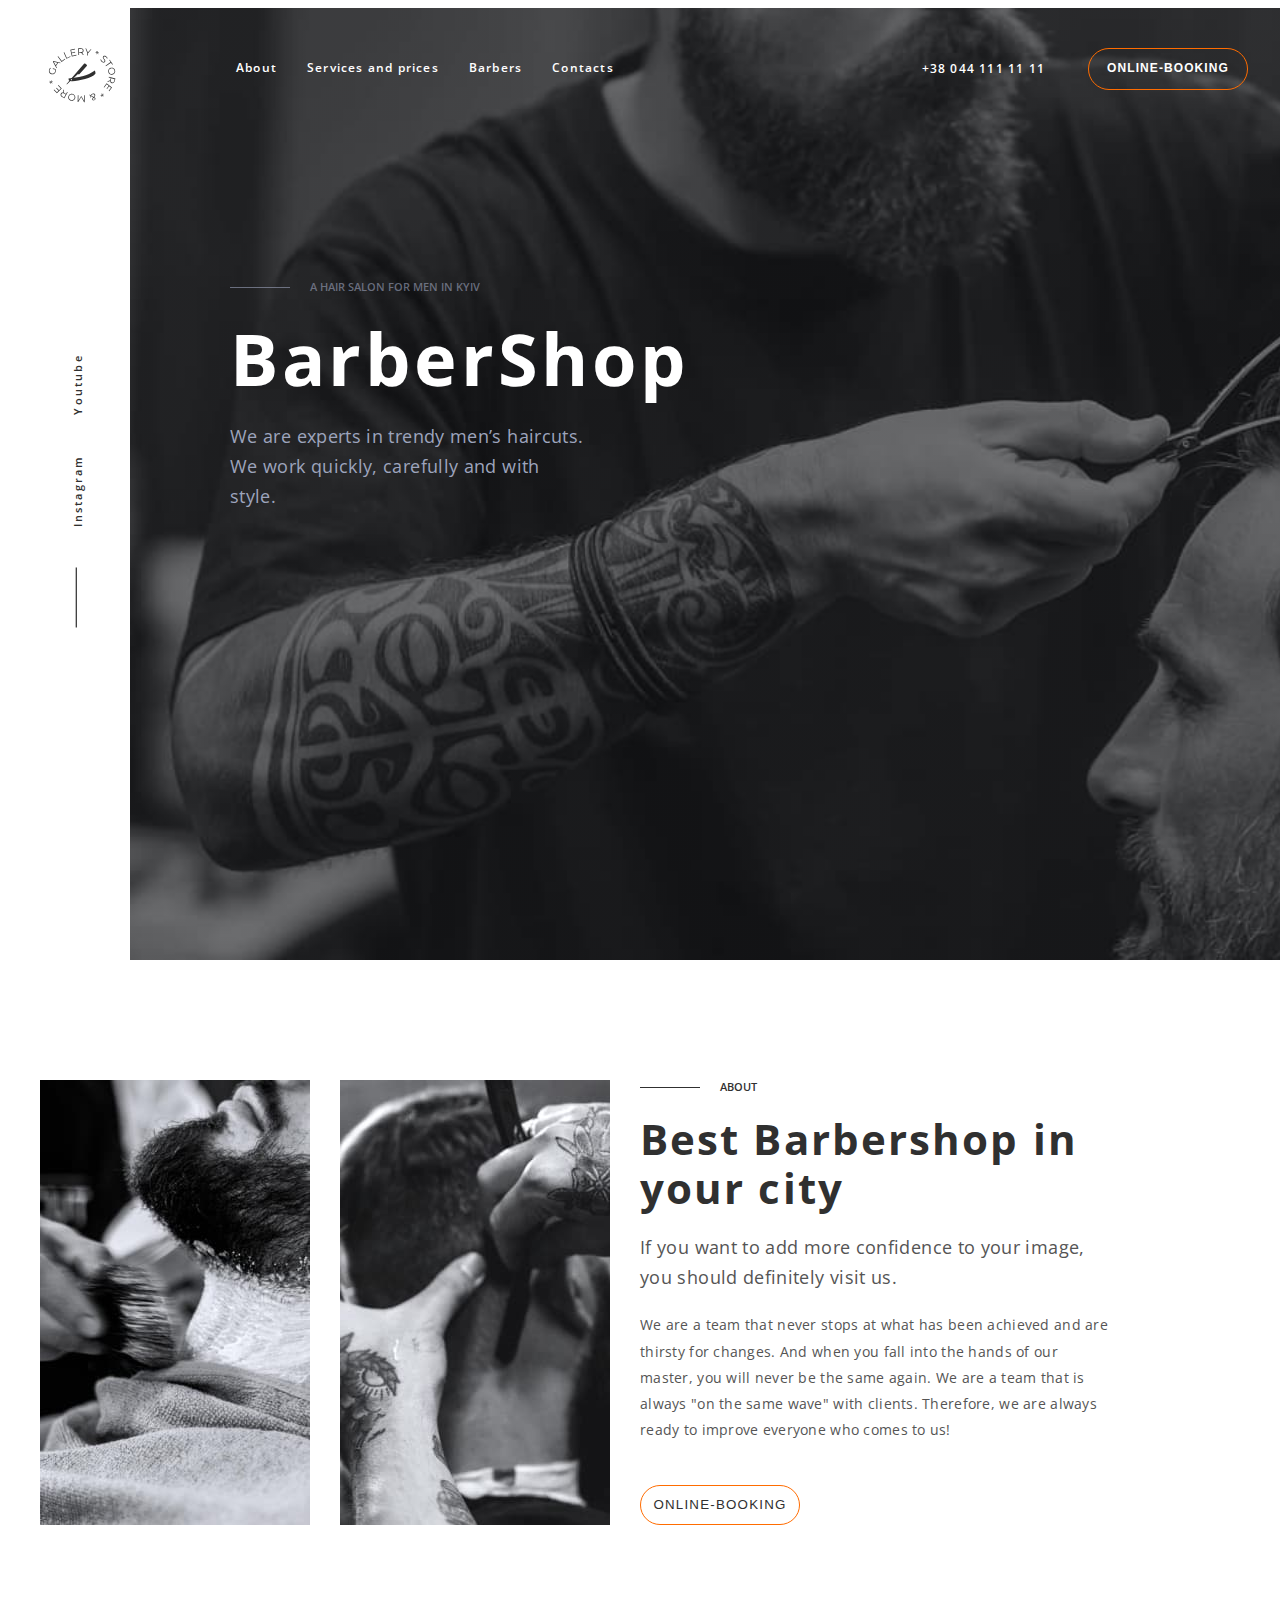
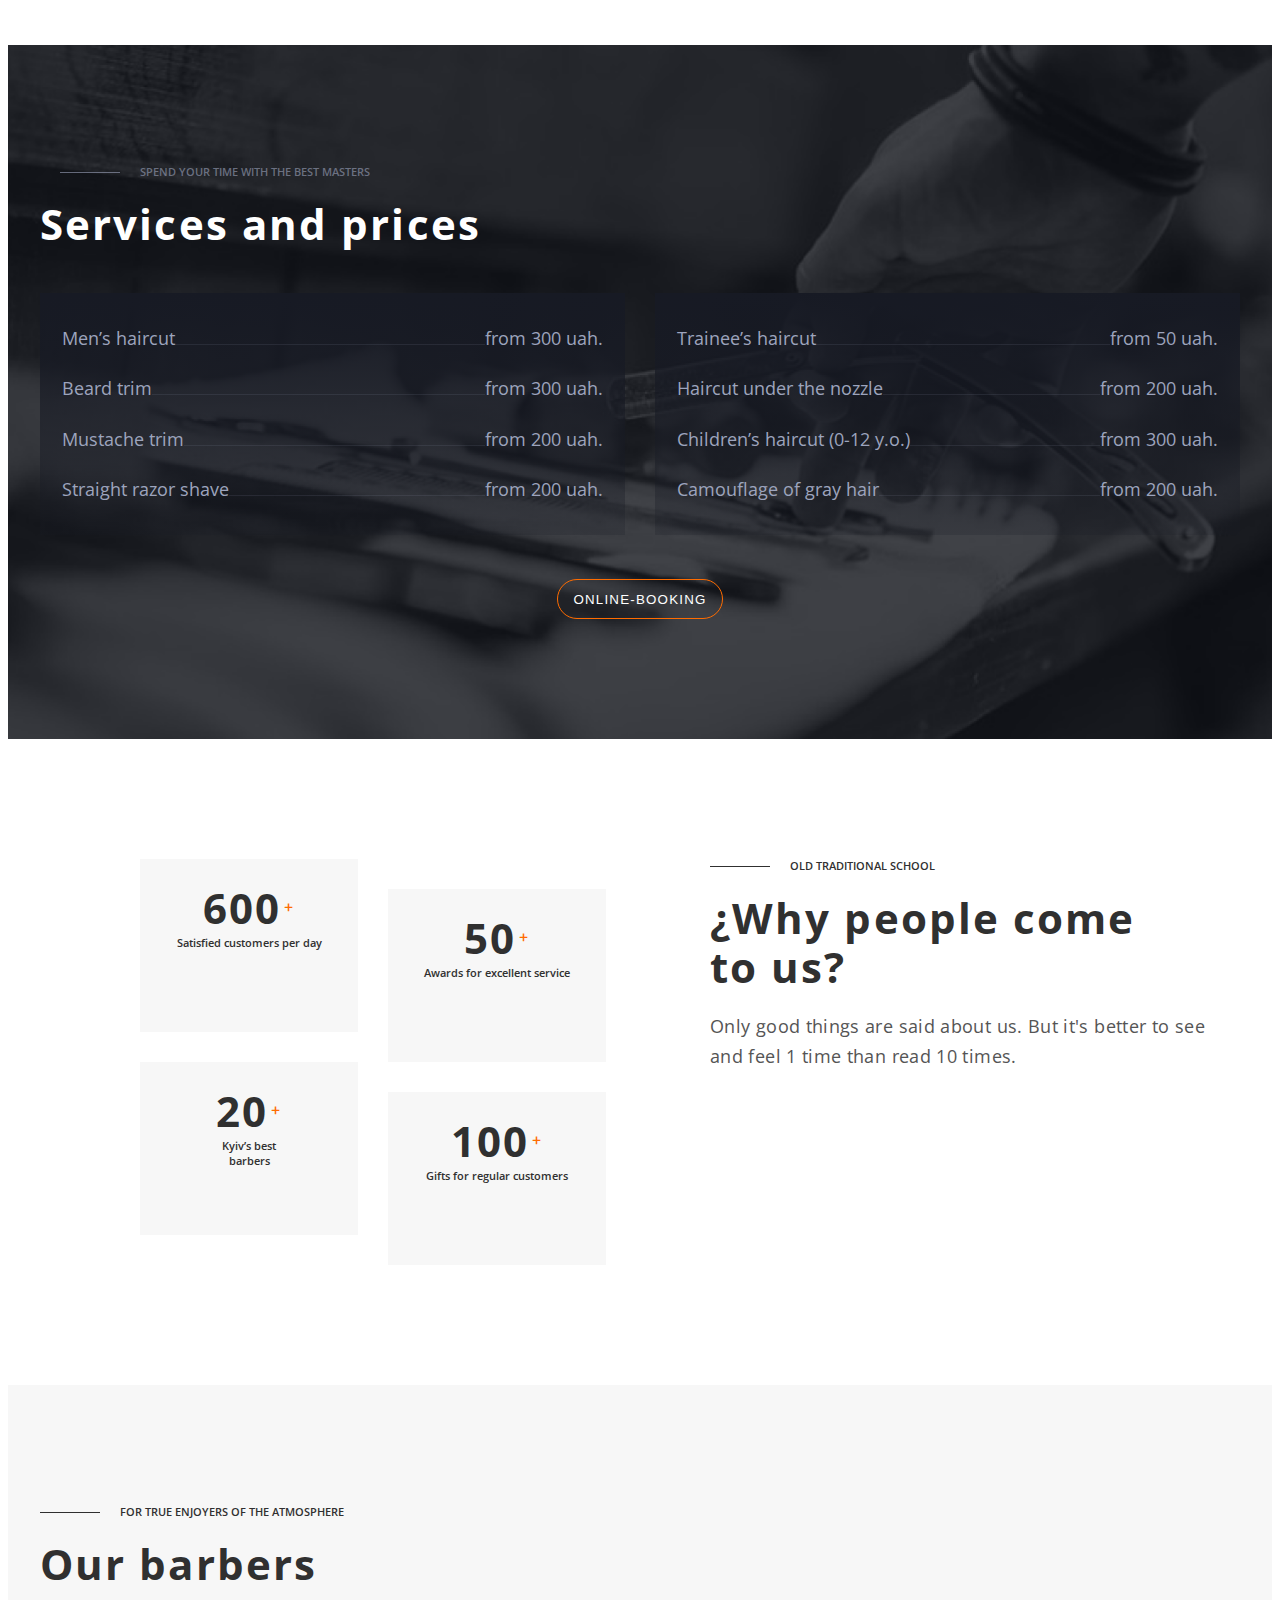
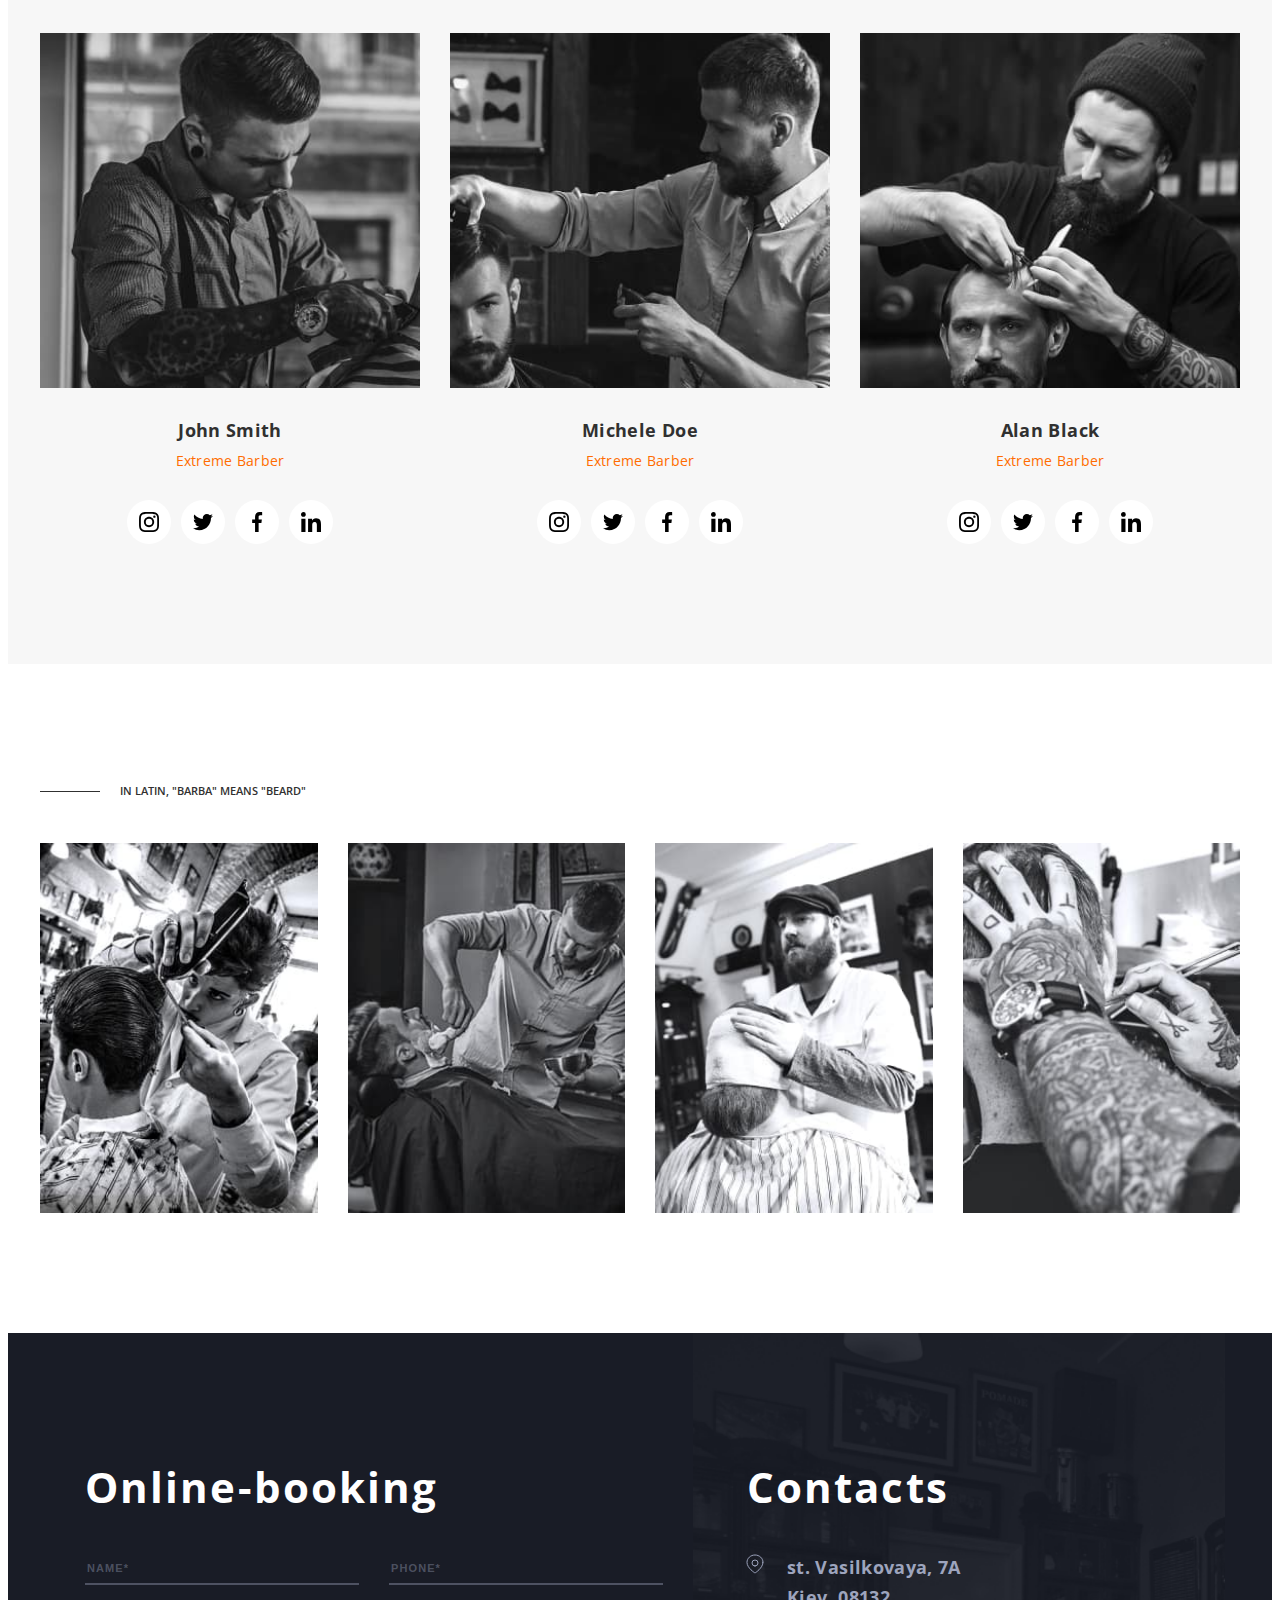
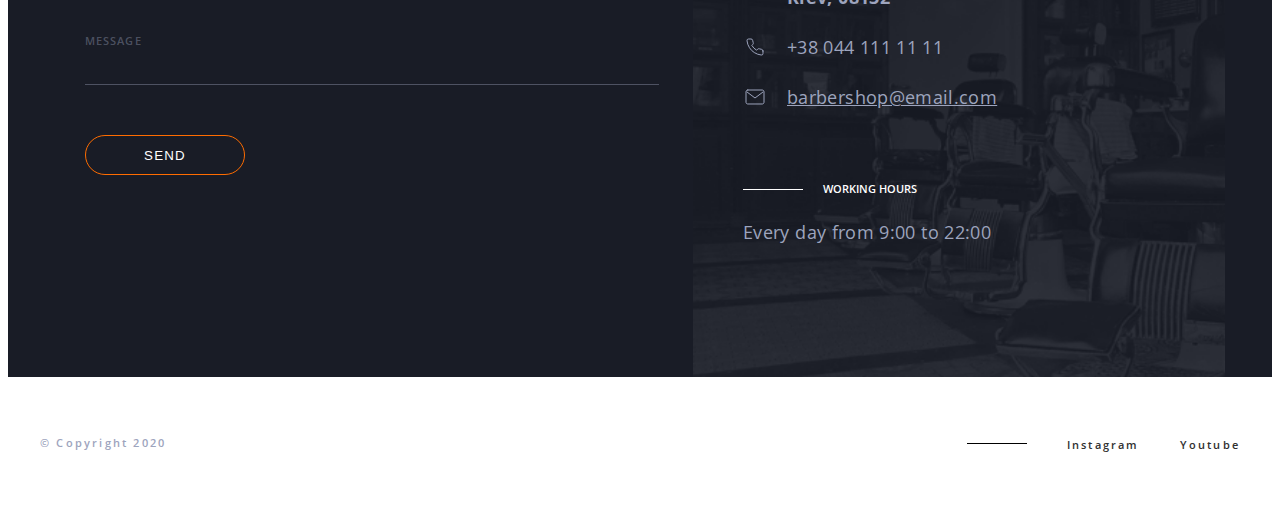
<file: index.html>
<!DOCTYPE html>
<html lang="en">
  <head>
    <meta charset="UTF-8" />
    <meta http-equiv="X-UA-Compatible" content="IE=edge" />
    <meta name="viewport" content="width=device-width, initial-scale=1.0" />
    <title>Document</title>
    <link rel="preconnect" href="https://fonts.googleapis.com" />
    <link rel="preconnect" href="https://fonts.gstatic.com" crossorigin />
    <link
      href="https://fonts.googleapis.com/css2?family=Open+Sans:wght@400;600;700&family=Raleway:wght@700&display=swap"
      rel="stylesheet"
    />
    <link rel="stylesheet" href="https://cdnjs.cloudflare.com/ajax/libs/modern-normalize/1.1.0/modern-normalize.min.css" integrity="sha512-wpPYUAdjBVSE4KJnH1VR1HeZfpl1ub8YT/NKx4PuQ5NmX2tKuGu6U/JRp5y+Y8XG2tV+wKQpNHVUX03MfMFn9Q==" crossorigin="anonymous" referrerpolicy="no-referrer" />
    <link rel="stylesheet" href="./css/main.min.css"/>
  </head>
  <body>
    <header class="header">
      <div class="container">
          <nav class="main-nav">
            <a href="index.html" class="logo-header-link">
              <svg class="logo-header">
                <use href="./images/icomoon/icons.svg#icon-logo-black"></use>
              </svg>
            </a>
            <ul class="header-link">
              <li class="list header-item"><a href="#" class="link nav icon-nav">About</a></li>
              <li class="list header-item">
                <a href="#" class="link nav icon-nav">Services and prices</a>
              </li>
              <li class="list header-item"><a href="#" class="link nav icon-nav">Barbers</a></li>
              <li class="list header-item"><a href="#" class="link nav icon-nav">Contacts</a></li>
            </ul>
             <div class="main-contact">
              <a href="tel:+380441111111" class="link nav icon-nav">+38 044 111 11 11</a>
              <button type="button" class="icon-nav button icon-nav-button">Online-booking</button>
            </div>   
            <button type="button" class="button-open-menu" data-menu-open>
              <svg width="40" height="40">
                <use href="./images/icomoon/icons.svg#icon-menu-open"></use>
              </svg>
            </button>   
          </nav>
          <div class="menu-container is-hidden" data-menu>
            <button type="button" class="button-close-menu" data-menu-close>
              <svg width="40" height="40">
                <use href="./images/icomoon/icons.svg#icon-menu-close"></use>
              </svg>
            </button>  
            <ul class="menu-container-list">
              <li class="list menu-container-item"><a href="#about" class="link nav menu-container-link">About</a></li>
              <li class="list menu-container-item">
                <a href="#services" class="link nav menu-container-link">Services and prices</a>
              </li>
              <li class="list menu-container-item"><a href="#barbers-menu" class="link nav menu-container-link">Barbers</a></li>
              <li class="list menu-container-item"><a href="#contacts-menu" class="link nav menu-container-link">Contacts</a></li>
            </ul>
             <div class="menu-container-contact">
              <a href="tel:+380441111111" class="link nav menu-container-link">+38 044 111 11 11</a>
              <button type="button" class="button btn-secondary button-menu-header">Online-booking</button>
            </div>  
            <ul class="menu-networks">
              <li class="list menu-social-networks-item"><a href="#" class="link menu-social-networks-link">Instagram</a></li>
              <li class="list menu-social-networks-item"><a href="#" class="link  menu-social-networks-link">Youtube</a></li>
            </ul> 
          </div>

        </div>
    </header>
    <main>
      <section class="hero">
        <div class="container">
          <div class="hero-content">
            <p class="hero-top-text top-text">A hair salon for men in Kyiv</p>
            <h1 class="hero-title">BarberShop</h1>
            <p class="hero-bottom-text">
              We are experts in trendy men’s haircuts. We work quickly, carefully
              and with style.
            </p>
          </div>
          </div>
          <div class="container">
            <ul class="networks">
              <li class="list social-networks-list"><a href="#" class="link social-networks-link">Instagram</a></li>
              <li class="list social-networks-list"><a href="#" class="link  social-networks-link">Youtube</a></li>
            </ul>
          </div>
        </section>
        <section class="about" id="about">
          <div class="container about-list">
          <ul class="about-list-image">
          <li class="list about-item-img">
            <picture>
              <source 
                srcset="./images/img1-desktop.jpg 1x, 
                ./images/img1-desktop-2x.jpg 2x"
                media="(min-width: 1200px)">
                <source 
                srcset="./images/img1-tablet.jpg 1x, 
                ./images/img1-tablet-2x.jpg 2x"
                media="(min-width: 768px)">
                <img src="./images/img1-desktop.jpg" alt="Beard" /> 
            </picture>
          </li>
          <li class="list about-item-img">
            <picture>
              <source 
                srcset="./images/img2-desktop.jpg 1x, 
                ./images/img2-desktop-2x.jpg 2x"
                media="(min-width: 1200px)">
                <source 
                srcset="./images/img2-tablet.jpg 1x, 
                ./images/img2-tablet-2x.jpg 2x"
                media="(min-width: 768px)">
              <img src="./images/img2-desktop.jpg" alt="Hair"/>
            </picture>
          </li>
        </ul>
          <div>
            <p class="about-text-top top-text">About</p>
            <h2 class="about-title">Best Barbershop in your city</h2>
            <p class="about-text-bottom">
              If you want to add more confidence to your image, you should
              definitely visit us.
            </p>
            <p class="about-text-secondary">
              We are a team that never stops at what has been achieved and are
              thirsty for changes. And when you fall into the hands of our master,
              you will never be the same again. We are a team that is always "on the
              same wave" with clients. Therefore, we are always ready to improve
              everyone who comes to us!
            </p>
            <button type="button" class="button btn-secondary">Online-booking</button>
          </div>
        </div>
      </section>
      <section class="elements elements-bg" id="services">
        <div class="container">
          <p class="elements-top-text top-text">Spend your time with the best masters</p>
          <h2 class="elements-title">Services and prices</h2>
          <div class="main-list-prices">
            <ul class="box-services-prices">
              <li class="list list-services-prices">
                <p class="elements-bottom-text">Men’s haircut</p>
                <p class="elements-bottom-text element-bottom-item">from 300 uah.</p>
              </li>
              <li class="list list-services-prices">
                <p class="elements-bottom-text">Beard trim</p>
                <p class="elements-bottom-text element-bottom-item">from 300 uah.</p>
              </li>
              <li class="list list-services-prices">
                <p class="elements-bottom-text">Mustache trim</p>
                <p class="elements-bottom-text element-bottom-item">from 200 uah.</p>
              </li>
              <li class="list list-services-prices">
                <p class="elements-bottom-text">Straight razor shave</p>
                <p class="elements-bottom-text element-bottom-item">from 200 uah.</p>
              </li>
            </ul>
            <ul class="box-services-prices">
              <li class="list-services-prices">
                <p class="elements-bottom-text">Trainee’s haircut</p>
                <p class="elements-bottom-text element-bottom-item">from 50 uah.</p>
              </li>
              <li class="list-services-prices">
                <p class="elements-bottom-text">Haircut under the nozzle</p>
                <p class="elements-bottom-text element-bottom-item">from 200 uah.</p>
              </li>
              <li class="list-services-prices">
                <p class="elements-bottom-text">Children’s haircut (0-12 y.o.)</p>
                <p class="elements-bottom-text element-bottom-item">from 300 uah.</p>
              </li>
              <li class="list-services-prices">
                <p class="elements-bottom-text">Camouflage of gray hair</p>
                <p class="elements-bottom-text element-bottom-item">from 200 uah.</p>
              </li>
            </ul>
            <ul class="mobile-services-prices">
              <li class="list mobile-services-prices-item">
                <p class="mobile-elements-bottom-text">Men’s haircut</p>
                <p class="mobile-elements-bottom-text element-bottom-item">from 300 uah.</p>
              </li>
              <li class="list mobile-services-prices-item">
                <p class="mobile-elements-bottom-text">Beard trim</p>
                <p class="mobile-elements-bottom-text element-bottom-item">from 300 uah.</p>
              </li>
              <li class="list mobile-services-prices-item">
                <p class="mobile-elements-bottom-text">Mustache trim</p>
                <p class="mobile-elements-bottom-text element-bottom-item">from 200 uah.</p>
              </li>
              <li class="list mobile-services-prices-item">
                <p class="mobile-elements-bottom-text">Straight razor shave</p>
                <p class="mobile-elements-bottom-text element-bottom-item">from 200 uah.</p>
              </li>
              <li class="mobile-services-prices-item">
                <p class="mobile-elements-bottom-text">Trainee’s haircut</p>
                <p class="mobile-elements-bottom-text element-bottom-item">from 50 uah.</p>
              </li>
              <li class="mobile-services-prices-item">
                <p class="mobile-elements-bottom-text">Haircut under the nozzle</p>
                <p class="mobile-elements-bottom-text element-bottom-item">from 200 uah.</p>
              </li>
              <li class="mobile-services-prices-item">
                <p class="mobile-elements-bottom-text">Children’s haircut (0-12 y.o.)</p>
                <p class="mobile-elements-bottom-text element-bottom-item">from 300 uah.</p>
              </li>
              <li class="mobile-services-prices-item">
                <p class="mobile-elements-bottom-text">Camouflage of gray hair</p>
                <p class="mobile-elements-bottom-text element-bottom-item">from 200 uah.</p>
              </li>
            </ul>
          </div>
          <button type="button" class="button button-services">Online-booking</button>
        </div>
      </section>
      <section class="features">
        <div class="container features-main">
          <ul class="main-numbers-box">
            <li class="list numbers-box">
              <span class="numbers">600<sup class="features-sup">&#43;</sup></span>
              <p class="numbers-text">Satisfied customers per day</p>
            </li>
            <li class="list numbers-box">
              <span class="numbers">50<sup class="features-sup">&#43;</sup></span>
              <p class="numbers-text">Awards for excellent service</p>
            </li>
            <li class="list numbers-box">
              <span class="numbers">20<sup class="features-sup">&#43;</sup></span>
              <p class="numbers-text">Kyiv’s best <br>
                barbers</p>
            </li>
            <li class="list numbers-box">
              <span class="numbers">100<sup class="features-sup">&#43;</sup></span>
              <p class="numbers-text">Gifts for regular customers</p>
            </li>
          </ul>
         <div class="features-box">
            <p class="features-top-text top-text">Old traditional school</p>
            <h2 class="features-title">¿Why people come to us?</h2>
            <p class="features-bottom-text">
              Only good things are said about us. But it's better to see and feel 1
              time than read 10 times.
            </p>
         </div>
        </div>
      </section>
      <section class="barbers" id="barbers-menu">
       <div class="container">
          <p class="barbers-text top-text">For true enjoyers of the atmosphere</p>
          <h2 class="barbers-title">Our barbers</h2>
          <ul class="barbers-list">
            <li class="list barbers-item">
              <picture>
                <source 
                srcset="./images/barber1-desktop.jpg 1x, 
                ./images/barber1-desktop-2x.jpg 2x"
                media="(min-width: 1200px)">
                <source 
                srcset="./images/barber1-tablet.jpg 1x, 
                ./images/barber1-tablet-2x.jpg 2x"
                media="(min-width: 768px)">
                <source 
                srcset="./images/barber1-mobile.jpg 1x, 
                ./images/barber1-mobile-2x.jpg 2x"
                media="(max-width: 767px)">
                <img src="./images/barber1-desktop.jpg" width="450" alt="barber-1" />
              </picture>
              <h3 class="barbers-name">John Smith</h3>
              <p class="barbers-position">Extreme Barber</p>
              <ul class="icon-networks-main">
                <li  class="list icon-networks-list"><a class="icon-networks-link" href="#">
                  <svg class="icon-networks" width="20" height="20">
                    <use href="./images/icomoon/icons.svg#icon-instagram"></use>
                  </svg>
                </a> 
              </li>
                <li class="list icon-networks-list"><a class="icon-networks-link" href="#">
                  <svg class="icon-networks" width="20" height="20">
                    <use href="./images/icomoon/icons.svg#icon-twitter"></use>
                  </svg>
                </a></li>
                <li class="list icon-networks-list"><a class="icon-networks-link" href="#" >
                  <svg class="icon-networks" width="20" height="20">
                    <use href="./images/icomoon/icons.svg#icon-facebook"></use>
                  </svg>
                </a></li>
                <li class="list icon-networks-list"><a class="icon-networks-link" href="#">
                  <svg class="icon-networks" width="20" height="20">
                    <use href="./images/icomoon/icons.svg#icon-linkedin">
                    </use>
                  </svg>
                </a>
              </li>
              </ul>
            </li>
            <li class="list barbers-item">
              <picture>
                <source 
                srcset="./images/barber2-desktop.jpg 1x, 
                ./images/barber2-desktop-2x.jpg 2x"
                media="(min-width: 1200px)">
                <source 
                srcset="./images/barber2-tablet.jpg 1x, 
                ./images/barber2-tablet-2x.jpg 2x"
                media="(min-width: 768px)">
                <source 
                srcset="./images/barber2-mobile.jpg 1x, 
                ./images/barber2-mobile-2x.jpg 2x"
                media="(max-width: 767px)">
                <img src="./images/barber2-desktop.jpg" width="450" alt="barber-2" />
              </picture>
              <h3 class="barbers-name">Michele Doe</h3>
              <p class="barbers-position">Extreme Barber</p>
              <ul class="icon-networks-main">
                <li class="list"><a class="icon-networks-link" href="#">
                  <svg class="icon-networks" width="20" height="20">
                    <use href="./images/icomoon/icons.svg#icon-instagram">  
                    </use>
                  </svg>
                </a></li>
                <li class="list"><a class="icon-networks-link" href="#">
                  <svg class="icon-networks" width="20" height="20">
                    <use href="./images/icomoon/icons.svg#icon-twitter">  
                    </use>
                  </svg>
                </a></li>
                <li class="list"><a class="icon-networks-link" href="#">
                  <svg class="icon-networks" width="20" height="20">
                    <use href="./images/icomoon/icons.svg#icon-facebook">  
                    </use>
                  </svg>
                </a></li>
                <li class="list"><a class="icon-networks-link" href="#">
                  <svg class="icon-networks" width="20" height="20">
                    <use href="./images/icomoon/icons.svg#icon-linkedin">  
                    </use>
                  </svg>
                </a></li>
              </ul>
            </li>
            <li class="list barbers-item">
              <picture>
                <source 
                srcset="./images/barber3-desktop.jpg 1x, 
                ./images/barber3-desktop-2x.jpg 2x"
                media="(min-width: 1200px)">
                <source 
                srcset="./images/barber3-tablet.jpg 1x, 
                ./images/barber3-tablet-2x.jpg 2x"
                media="(min-width: 768px)">
                <source 
                srcset="./images/barber3-mobile.jpg 1x, 
                ./images/barber3-mobile-2x.jpg 2x"
                media="(max-width: 767px)">
                <img src="./images/barber3-desktop.jpg" width="450" alt="barber-3"/>
              </picture>
              <h3 class="barbers-name">Alan Black</h3>
              <p class="barbers-position">Extreme Barber</p>
              <ul class="icon-networks-main">
                <li class="list"><a class="icon-networks-link" href="#">
                  <svg class="icon-networks" width="20" height="20">
                    <use href="./images/icomoon/icons.svg#icon-instagram">  
                    </use>
                  </svg>  
                </a></li>
                <li class="list"><a class="icon-networks-link" href="#">
                  <svg class="icon-networks" width="20" height="20">
                    <use href="./images/icomoon/icons.svg#icon-twitter">  
                    </use>
                  </svg>
                </a></li>
                <li class="list"><a class="icon-networks-link" href="#">
                  <svg class="icon-networks" width="20" height="20">
                    <use href="./images/icomoon/icons.svg#icon-facebook">  
                    </use>
                  </svg>
                </a></li>
                <li class="list"><a class="icon-networks-link" href="#">
                  <svg class="icon-networks" width="20" height="20">
                    <use href="./images/icomoon/icons.svg#icon-linkedin">  
                    </use>
                  </svg>
                </a></li>
              </ul>
            </li>
          </ul>
       </div>
      </section>
      <section class="portfolio">
        <div class="container">
          <p class="portfolio-text top-text">In Latin, "barba" means "beard"</p>
          <ul class="portfolio-photos-list list">
            <li class="portfolio-photos-item">
              <picture>
                <source 
                srcset="./images/rectangle1-desktop.jpg 1x, 
                ./images/rectangle1-desktop-2x.jpg 2x"
                media="(min-width: 1200px)">
                <source 
                srcset="./images/rectangle1-tablet.jpg 1x, 
                ./images/rectangle1-tablet-2x.jpg 2x"
                media="(min-width: 768px)">
                <source 
                srcset="./images/rectangle1-mobile.jpg 1x, 
                ./images/rectangle1-mobile-2x.jpg 2x"
                media="(max-width: 767px)">
                <img src="./images/rectangle1-desktop.jpg" width="418" alt="Rectangle-1"/>
              </picture>
            </li>
            <li class="portfolio-photos-item">
              <picture>
                <source 
                srcset="./images/rectangle2-desktop.jpg 1x, 
                ./images/rectangle2-desktop-2x.jpg 2x"
                media="(min-width: 1200px)">
                <source 
                srcset="./images/rectangle2-tablet.jpg 1x, 
                ./images/rectangle2-tablet-2x.jpg 2x"
                media="(min-width: 768px)">
                <source 
                srcset="./images/rectangle2-mobile.jpg 1x, 
                ./images/rectangle2-mobile-2x.jpg 2x"
                media="(max-width: 767px)"> 
                <img src="./images/rectangle2-desktop.jpg" width="418" alt="Rectangle-2"/>
              </picture>
            </li>
            <li class="portfolio-photos-item">
              <picture>
                <source 
                srcset="./images/rectangle3-desktop.jpg 1x, 
                ./images/rectangle3-desktop-2x.jpg 2x"
                media="(min-width: 1200px)">
                <source 
                srcset="./images/rectangle3-tablet.jpg 1x, 
                ./images/rectangle3-tablet-2x.jpg 2x"
                media="(min-width: 768px)">
                <source 
                srcset="./images/rectangle3-mobile.jpg 1x, 
                ./images/rectangle3-mobile-2x.jpg 2x"
                media="(max-width: 767px)"> 
                <img src="./images/rectangle3-desktop.jpg" width="418" alt="Rectangle-3"/>
              </picture>
            </li>
            <li class="portfolio-photos-item">
              <picture>
                <source 
                srcset="./images/rectangle4-desktop.jpg 1x, 
                ./images/rectangle4-desktop-2x.jpg 2x"
                media="(min-width: 1200px)">
                <source 
                srcset="./images/rectangle4-tablet.jpg 1x, 
                ./images/rectangle4-tablet-2x.jpg 2x"
                media="(min-width: 768px)">
                <source 
                srcset="./images/rectangle4-mobile.jpg 1x, 
                ./images/rectangle4-mobile-2x.jpg 2x"
                media="(max-width: 767px)"> 
                <img src="./images/rectangle4-desktop.jpg" width="418" alt="Rectangle-4"/>
              </picture>
            </li>  
          </ul>
        </div>
      </section>
      <section class="main-booking-contacts">

       <div class="booking-contacts">
          <form class="online booking"> 
            <h2 class="booking-title">Online-booking</h2>
            <ul class="main-input">
              <li class="input-list"><label><input class="input" type="text" name="name" placeholder="Name*" required></label></li>
              <li class="input-list"><label><input class="input" type="tel" name="tel" placeholder="Phone*" required></label></li>
            </ul>
            <label for="message" class="label-textarea"> Message</label>
            <textarea name="message" id="message" class="textarea"></textarea>
          
            <button type="submit" class="button button-booking">send</button>
          </form>       
                            <div class="online contacts">
                              <h2 class="contacts-title" id="contacts-menu">Contacts</h2>
                              <address class="address-overlay">
                                  
                                  <div>
                                    <ul>
                                      <li class="list contacts-secondary">
                                        <a
                                          href="https://www.google.com.ua/maps/search/st.+Vasilkovaya,+7A+Kiev,+08132/@50.4758695,30.3496306,11z/data=!3m1!4b1"
                                          target="_blank"
                                          rel="noopener noreferrer"
                                          class="link address"
                                        > 
                                        <svg class="icon-contact" width="24" height="24">
                                          <use href="./images/icomoon/icons.svg#icon-map-pin"></use>
                                        </svg>
                                          st. Vasilkovaya, 7A <br />
                                          Kiev, 08132
                                          </a
                                        >
                                      </li>
                                      <li class="list contacts-secondary">
                                        <a href="tel:+380441111111" class="link address-contacts">
                                          <svg class="icon-contact" width="24" height="24">
                                            <use href="./images/icomoon/icons.svg#icon-phone"></use>
                                          </svg>
                                          +38 044 111 11 11</a>
                                      </li>
                                      <li class="list contacts-secondary">
                                        <a href="mailto:barbershop@email.com" class="address-contacts"
                                          >
                                          <svg class="icon-contact" width="24" height="24">
                                            <use href="./images/icomoon/icons.svg#icon-mail"></use>
                                          </svg>
                                          barbershop@email.com</a
                                        >
                                      </li>
                                             
                                    </ul>    
                                  </div>           
                                <div>
                                  <p class="address-top-text top-text">Working hours</p>
                                  <p class="address-bottom-text">Every day from 9:00 to 22:00</p>
                                </div>
                              </address>
      
              </div>
       </div>
                      
        
      </section>
    
    </main>
    <footer class="footer">
      <div class="container main-footer">
        <p class="footer-text">&#169; Copyright 2020</p>
        <ul class="networks-footer">
          <li class="list"><a href="#" class="link social-networks-link-footer">Instagram</a></li>
          <li class="list"><a href="#" class="link social-networks-link-footer">Youtube</a></li>
        </ul>
      </div>
    </footer>
    <script src="./js/mobile-menu.js"></script>
  </body>
</html>
</file>
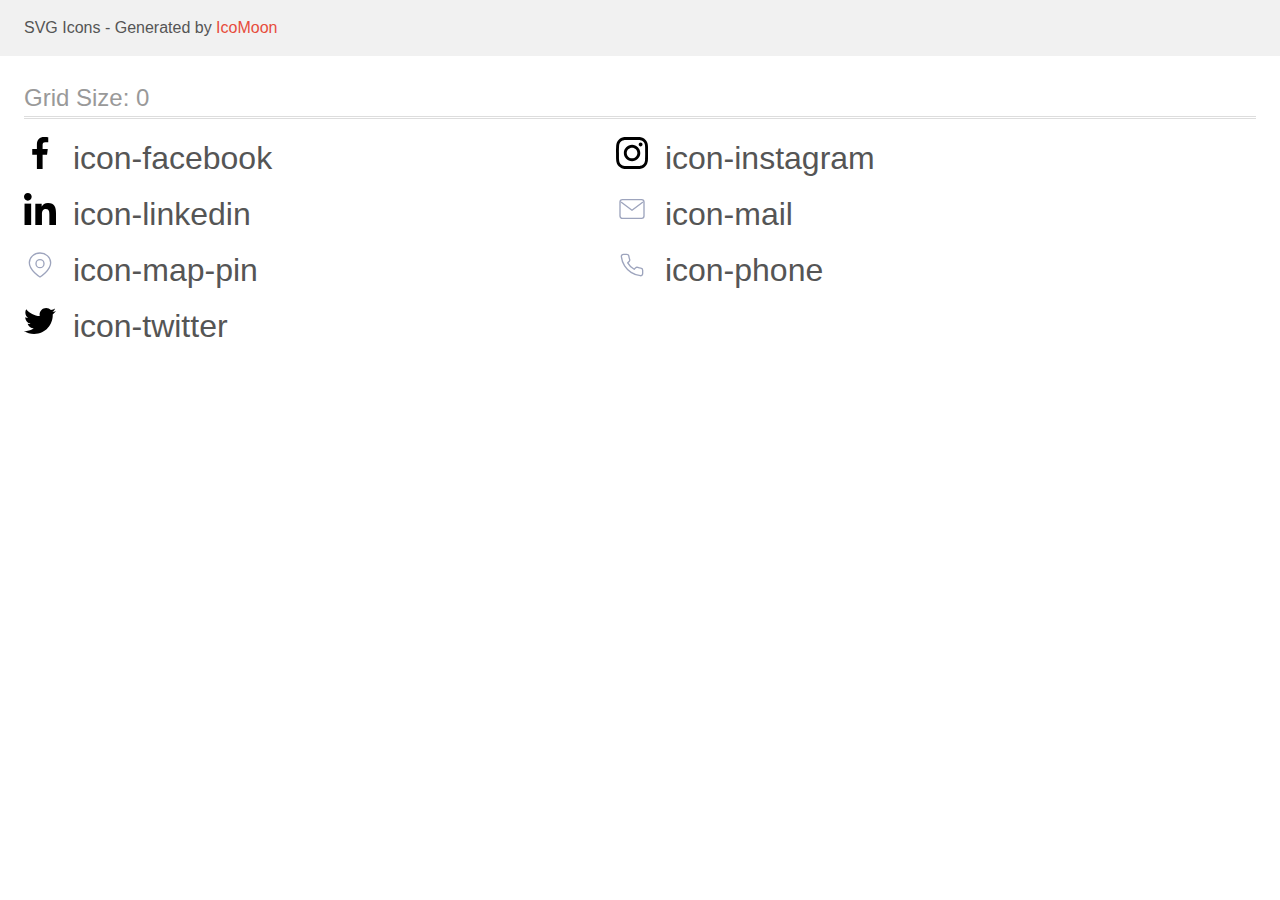
<file: images/icomoon/demo.html>
<!doctype html>
<html>
<head>
    <title>IcoMoon - SVG Icons</title>
    <meta charset="utf-8">
    <meta name="viewport" content="width=device-width, initial-scale=1">
    <link rel="stylesheet" href="demo-files/demo.css">
    <link rel="stylesheet" href="style.css">
</head>
<body>
<svg aria-hidden="true" style="position: absolute; width: 0; height: 0; overflow: hidden;" version="1.1" xmlns="http://www.w3.org/2000/svg" xmlns:xlink="http://www.w3.org/1999/xlink">
<defs>
<symbol id="icon-facebook" viewBox="0 0 32 32">
<path d="M21.33 5.313h2.921v-5.088c-0.504-0.069-2.237-0.225-4.256-0.225-4.212 0-7.097 2.649-7.097 7.519v4.481h-4.648v5.688h4.648v14.312h5.699v-14.311h4.46l0.708-5.688h-5.169v-3.919c0.001-1.644 0.444-2.769 2.735-2.769z"></path>
</symbol>
<symbol id="icon-instagram" viewBox="0 0 32 32">
<path d="M31.969 9.408c-0.075-1.7-0.35-2.869-0.744-3.882-0.406-1.075-1.032-2.038-1.851-2.838-0.8-0.813-1.769-1.444-2.832-1.844-1.019-0.394-2.182-0.669-3.882-0.744-1.713-0.081-2.257-0.1-6.601-0.1s-4.888 0.019-6.595 0.094c-1.7 0.075-2.869 0.35-3.882 0.744-1.075 0.406-2.038 1.031-2.838 1.85-0.813 0.8-1.444 1.769-1.844 2.832-0.394 1.019-0.669 2.182-0.744 3.882-0.081 1.713-0.1 2.257-0.1 6.601s0.019 4.888 0.094 6.595c0.075 1.7 0.35 2.869 0.744 3.882 0.406 1.075 1.038 2.038 1.85 2.838 0.8 0.813 1.769 1.444 2.832 1.844 1.019 0.394 2.182 0.669 3.882 0.744 1.706 0.075 2.25 0.094 6.595 0.094s4.888-0.019 6.595-0.094c1.7-0.075 2.869-0.35 3.882-0.744 2.151-0.832 3.851-2.532 4.682-4.682 0.394-1.019 0.669-2.182 0.744-3.882 0.075-1.707 0.094-2.251 0.094-6.595s-0.006-4.888-0.081-6.595zM29.087 22.473c-0.069 1.563-0.331 2.407-0.55 2.969-0.538 1.394-1.644 2.5-3.038 3.038-0.563 0.219-1.413 0.481-2.969 0.55-1.688 0.075-2.194 0.094-6.464 0.094s-4.782-0.019-6.464-0.094c-1.563-0.069-2.407-0.331-2.969-0.55-0.694-0.256-1.325-0.663-1.838-1.194-0.531-0.519-0.938-1.144-1.194-1.838-0.219-0.563-0.481-1.413-0.55-2.969-0.075-1.688-0.094-2.194-0.094-6.464s0.019-4.782 0.094-6.464c0.069-1.563 0.331-2.407 0.55-2.969 0.256-0.694 0.663-1.325 1.2-1.838 0.519-0.531 1.144-0.938 1.838-1.194 0.563-0.219 1.413-0.481 2.969-0.55 1.688-0.075 2.194-0.094 6.464-0.094 4.276 0 4.782 0.019 6.464 0.094 1.563 0.069 2.407 0.331 2.969 0.55 0.694 0.256 1.325 0.662 1.838 1.194 0.531 0.519 0.938 1.144 1.194 1.838 0.219 0.563 0.481 1.413 0.55 2.969 0.075 1.688 0.094 2.194 0.094 6.464s-0.019 4.77-0.094 6.458z"></path>
<path d="M16.059 7.783c-4.538 0-8.22 3.682-8.22 8.22s3.682 8.22 8.22 8.22c4.539 0 8.22-3.682 8.22-8.22s-3.682-8.22-8.22-8.22zM16.059 21.335c-2.944 0-5.332-2.388-5.332-5.332s2.388-5.332 5.332-5.332c2.944 0 5.332 2.388 5.332 5.332s-2.388 5.332-5.332 5.332z"></path>
<path d="M26.524 7.458c0 1.060-0.859 1.919-1.919 1.919s-1.919-0.859-1.919-1.919c0-1.060 0.859-1.919 1.919-1.919s1.919 0.859 1.919 1.919z"></path>
</symbol>
<symbol id="icon-linkedin" viewBox="0 0 32 32">
<path d="M31.992 32v-0.001h0.008v-11.736c0-5.741-1.236-10.164-7.948-10.164-3.227 0-5.392 1.771-6.276 3.449h-0.093v-2.913h-6.364v21.364h6.627v-10.579c0-2.785 0.528-5.479 3.977-5.479 3.399 0 3.449 3.179 3.449 5.657v10.401h6.62z"></path>
<path d="M0.528 10.636h6.635v21.364h-6.635v-21.364z"></path>
<path d="M3.843 0c-2.121 0-3.843 1.721-3.843 3.843s1.721 3.879 3.843 3.879c2.121 0 3.843-1.757 3.843-3.879-0.001-2.121-1.723-3.843-3.843-3.843v0z"></path>
</symbol>
<symbol id="icon-mail" viewBox="0 0 32 32">
<path fill="none" stroke="#9da4bd" style="stroke: var(--color1, #9da4bd)" stroke-linejoin="round" stroke-linecap="round" stroke-miterlimit="4" stroke-width="1.3333" d="M6.4 6.667h19.2c1.32 0 2.4 1.050 2.4 2.333v14c0 1.283-1.080 2.333-2.4 2.333h-19.2c-1.32 0-2.4-1.050-2.4-2.333v-14c0-1.283 1.080-2.333 2.4-2.333z"></path>
<path fill="none" stroke="#9da4bd" style="stroke: var(--color1, #9da4bd)" stroke-linejoin="round" stroke-linecap="round" stroke-miterlimit="4" stroke-width="1.3333" d="M26.667 9.333l-10.667 8-10.667-8"></path>
</symbol>
<symbol id="icon-map-pin" viewBox="0 0 32 32">
<path fill="none" stroke="#9da4bd" style="stroke: var(--color1, #9da4bd)" stroke-linejoin="round" stroke-linecap="round" stroke-miterlimit="4" stroke-width="1.3333" d="M26.667 13.818c0 7.636-10.667 14.182-10.667 14.182s-10.667-6.545-10.667-14.182c0-5.422 4.776-9.818 10.667-9.818s10.667 4.396 10.667 9.818v0z"></path>
<path fill="none" stroke="#9da4bd" style="stroke: var(--color1, #9da4bd)" stroke-linejoin="round" stroke-linecap="round" stroke-miterlimit="4" stroke-width="1.3333" d="M16 18.667c2.209 0 4-1.791 4-4s-1.791-4-4-4-4 1.791-4 4c0 2.209 1.791 4 4 4z"></path>
</symbol>
<symbol id="icon-phone" viewBox="0 0 32 32">
<path fill="none" stroke="#9da4bd" style="stroke: var(--color1, #9da4bd)" stroke-linejoin="round" stroke-linecap="round" stroke-miterlimit="4" stroke-width="1.3333" d="M26.666 21.337v3.218c0.002 0.604-0.25 1.181-0.695 1.589s-1.042 0.61-1.643 0.556c-3.301-0.359-6.471-1.487-9.257-3.293-2.592-1.647-4.789-3.844-6.436-6.436-1.813-2.798-2.941-5.984-3.293-9.3-0.054-0.6 0.146-1.195 0.552-1.639s0.98-0.698 1.582-0.699h3.218c1.077-0.011 1.995 0.779 2.145 1.845 0.136 1.030 0.388 2.041 0.751 3.014 0.295 0.784 0.106 1.668-0.483 2.263l-1.362 1.362c1.527 2.685 3.75 4.909 6.436 6.436l1.362-1.362c0.595-0.589 1.479-0.777 2.263-0.483 0.973 0.363 1.984 0.615 3.014 0.751 1.079 0.152 1.872 1.088 1.845 2.177z"></path>
</symbol>
<symbol id="icon-twitter" viewBox="0 0 32 32">
<path d="M32 6.078c-1.19 0.522-2.458 0.868-3.78 1.036 1.36-0.812 2.398-2.088 2.886-3.626-1.268 0.756-2.668 1.29-4.16 1.588-1.204-1.282-2.92-2.076-4.792-2.076-3.632 0-6.556 2.948-6.556 6.562 0 0.52 0.044 1.020 0.152 1.496-5.454-0.266-10.28-2.88-13.522-6.862-0.566 0.982-0.898 2.106-0.898 3.316 0 2.272 1.17 4.286 2.914 5.452-1.054-0.020-2.088-0.326-2.964-0.808 0 0.020 0 0.046 0 0.072 0 3.188 2.274 5.836 5.256 6.446-0.534 0.146-1.116 0.216-1.72 0.216-0.42 0-0.844-0.024-1.242-0.112 0.85 2.598 3.262 4.508 6.13 4.57-2.232 1.746-5.066 2.798-8.134 2.798-0.538 0-1.054-0.024-1.57-0.090 2.906 1.874 6.35 2.944 10.064 2.944 12.072 0 18.672-10 18.672-18.668 0-0.29-0.010-0.57-0.024-0.848 1.302-0.924 2.396-2.078 3.288-3.406z"></path>
</symbol>
</defs>
</svg>

<header class="bgc1 clearfix">
<div class="mhl">
    <p>SVG Icons - Generated by <a href="https://icomoon.io/app">IcoMoon</a></p>
</div>
</header>
    <div class="clearfix mhl ptl">
        <h1 class="mvm mtn fgc1">Grid Size: 0</h1>
        <div class="glyph fs1">
            <div class="clearfix pbs">
                <svg class="icon icon-facebook"><use xlink:href="#icon-facebook"></use></svg><span class="name"> icon-facebook</span>
            </div>
        </div>
        <div class="glyph fs1">
            <div class="clearfix pbs">
                <svg class="icon icon-instagram"><use xlink:href="#icon-instagram"></use></svg><span class="name"> icon-instagram</span>
            </div>
        </div>
        <div class="glyph fs1">
            <div class="clearfix pbs">
                <svg class="icon icon-linkedin"><use xlink:href="#icon-linkedin"></use></svg><span class="name"> icon-linkedin</span>
            </div>
        </div>
        <div class="glyph fs1">
            <div class="clearfix pbs">
                <svg class="icon icon-mail"><use xlink:href="#icon-mail"></use></svg><span class="name"> icon-mail</span>
            </div>
        </div>
        <div class="glyph fs1">
            <div class="clearfix pbs">
                <svg class="icon icon-map-pin"><use xlink:href="#icon-map-pin"></use></svg><span class="name"> icon-map-pin</span>
            </div>
        </div>
        <div class="glyph fs1">
            <div class="clearfix pbs">
                <svg class="icon icon-phone"><use xlink:href="#icon-phone"></use></svg><span class="name"> icon-phone</span>
            </div>
        </div>
        <div class="glyph fs1">
            <div class="clearfix pbs">
                <svg class="icon icon-twitter"><use xlink:href="#icon-twitter"></use></svg><span class="name"> icon-twitter</span>
            </div>
        </div>
  </div>
<script defer src="svgxuse.js"></script>
</body>
</html>
</file>
<file: images/icomoon/demo-files/demo.css>
body {
  padding: 0;
  margin: 0;
  font-family: sans-serif;
  font-size: 1em;
  line-height: 1.5;
  color: #555;
  background: #fff;
}
h1 {
  font-size: 1.5em;
  font-weight: normal;
  box-shadow: 0 1px #ddd, 0 2px #fff, 0 3px #ddd;
}
small {
  font-size: .66666667em;
}
a {
  color: #e74c3c;
  text-decoration: none;
}
a:hover, a:focus {
  box-shadow: 0 1px #e74c3c;
}
.bshadow0, input {
  box-shadow: inset 0 -2px #e7e7e7;
}
input:hover {
  box-shadow: inset 0 -2px #ccc;
}
input, fieldset {
  font-size: 1em;
  margin: 0;
  padding: 0;
  border: 0;
}
input {
  color: inherit;
  line-height: 1.5;
  height: 1.5em;
  padding: .25em 0;
}
input:focus {
  outline: none;
  box-shadow: inset 0 -2px #449fdb;
}
.glyph {
  font-size: 16px;
  margin-right: 1.5em;
  float: left;
  width: 17em;
}
svg {
  color: #000;
}
.liga {
  width: 80%;
  width: calc(100% - 2.5em);
}
.talign-right {
  text-align: right;
}
.talign-center {
  text-align: center;
}
.bgc1 {
  background: #f1f1f1;
}
.fgc0 {
  color: #000;
}
.fgc1 {
  color: #999;
}
p {
  margin-top: 1em;
  margin-bottom: 1em;
}
.mvm {
  margin-top: .75em;
  margin-bottom: .75em;
}
.mtn {
  margin-top: 0;
}
.mtl, .mal {
  margin-top: 1.5em;
}
.mbl, .mal {
  margin-bottom: 1.5em;
}
.mal, .mhl {
  margin-left: 1.5em;
  margin-right: 1.5em;
}
.mhmm {
  margin-left: 1em;
  margin-right: 1em;
}
.ptl {
  padding-top: 1.5em;
}
.pbs, .pvs {
  padding-bottom: .25em;
}
.pvs, .pts {
  padding-top: .25em;
}
.unit {
  float: left;
}
.unitRight {
  float: right;
}
.size1of2 {
  width: 50%;
}
.size1of1 {
  width: 100%;
}
.clearfix:before, .clearfix:after {
  content: " ";
  display: table;
}
.clearfix:after {
  clear: both;
}
.hidden-true {
  display: none;
}
.textbox0 {
  width: 3em;
  background: #f1f1f1;
  padding: .25em .5em;
  line-height: 1.5;
  height: 1.5em;
}
.fs0 {
  font-size: 16px;
}
.fs1 {
  font-size: 32px;
}
.name {
  margin-left: .25em;
}
</file>
<file: images/icomoon/style.css>
.icon {
  display: inline-block;
  width: 1em;
  height: 1em;
  stroke-width: 0;
  stroke: currentColor;
  fill: currentColor;
}

/* ==========================================
Single-colored icons can be modified like so:
.icon-name {
  font-size: 32px;
  color: red;
}
========================================== */
</file>
<file: css/main.min.css>
p,h1,h2,h3,h4,h5,h6{margin:0}ul,ol{margin:0;padding-left:0}.list{list-style:none}.link{text-decoration:none}button{cursor:pointer}a{color:currentColor}img{display:block;max-width:100%;height:auto}.is-hidden{opacity:0;pointer-events:none;visibility:hidden}.no-scroll{overflow:hidden}body{font-family:"Open Sans",sans-serif;line-height:1.36}:root{--primary-bgc: #ffffff;--secondary-bgc: #f7f7f7;--primary-color: #303030;--secondary-color: #555555;--third-text-color: #9da4bd;--accent-color: #ff6c00;--bg-gradient: linear-gradient( rgba(25, 28, 38, 0.2), rgba(25, 28, 38, 0.2) )}.container{width:100%;padding-left:30px;padding-right:30px;margin:0 auto}@media screen and (min-width: 480px){.container{width:480px}}@media screen and (min-width: 768px){.container{width:768px}}@media screen and (min-width: 1200px){.container{width:1200px}}.header{position:absolute;width:100%}.logo-header{width:68px;height:55px;display:block;fill:var(--primary-bgc)}@media screen and (min-width: 768px){.logo-header{fill:var(--primary-color)}}.logo-header-link{display:block}.button-open-menu{margin-left:auto;display:inline-flex;border:none;background-color:rgba(0,0,0,0)}@media screen and (min-width: 768px){.button-open-menu{display:none}}.button-close-menu{position:absolute;top:35px;right:30px;display:inline-flex;border:none;background-color:rgba(0,0,0,0)}.button-close-menu:hover,.button-close-menu:focus{fill:var(--accent-color)}.menu-container{position:fixed;top:0;right:0;width:337px;height:100%;background-color:var(--primary-bgc);z-index:1;overflow:auto}@media screen and (min-width: 768px){.menu-container{display:none}}.menu-container-list{padding-top:118px;padding-left:40px}.menu-container-contact{padding:64px 0 64px 40px}.menu-container-item:not(:last-child){margin-bottom:24px}.menu-container-link{font-weight:600;font-size:18px;line-height:1.4;letter-spacing:.1em;color:var(--primary-color)}.menu-networks{position:relative;padding-left:140px}.menu-networks::before{position:absolute;top:12px;left:40px;content:"";width:60px;height:1px;background-color:currentColor;display:block}.menu-social-networks-item:not(:last-child){margin-bottom:24px}.menu-social-networks-link{font-weight:600;font-size:11px;letter-spacing:.2em;color:var(--primary-color)}.icon-nav{display:none}@media screen and (min-width: 768px){.icon-nav{display:flex;font-weight:600;font-size:12px;line-height:1.33;letter-spacing:.1em;color:var(--primary-bgc);padding:12px 0}}.nav{transition:color 250ms linear}.nav:hover,.nav:focus{color:var(--accent-color)}.main-nav{display:flex;align-items:flex-start;padding:40px 0}.header-link{display:none}@media screen and (min-width: 768px){.header-link{display:flex;margin-left:70px}}@media screen and (min-width: 1200px){.header-link{padding-left:50px}}@media screen and (max-width: 767px){.main-contact{display:none}}@media screen and (min-width: 768px)and (max-width: 1199px){.main-contact{display:flex;flex-direction:column-reverse;gap:8px;align-items:center;margin-left:auto}}@media screen and (min-width: 1200px){.main-contact{display:flex;align-items:center;gap:43px;margin-left:auto}}.header-item:not(:first-child){margin-left:30px}.social-networks-link{font-weight:600;font-size:11px;letter-spacing:.2em;color:var(--primary-color);transition:color 250ms linear}.social-networks-link:hover,.social-networks-link:focus{color:var(--accent-color)}.networks{display:none}@media screen and (min-width: 768px){.networks{position:absolute;transform:rotate(-90deg);display:flex;align-items:center;gap:40px;margin-left:-100px;top:380px}.networks::before{content:"";width:60px;height:1px;background-color:currentColor;display:block}}@media screen and (min-width: 1200px){.networks{top:480px}}.button{display:block;min-width:160px;letter-spacing:.09em;color:var(--primary-bgc);text-transform:uppercase;border:1px solid #ff6c00;border-radius:25px;background-color:rgba(0,0,0,0);cursor:pointer;transition:background-color 250ms linear}.button:hover,.button:focus{background-color:var(--accent-color)}.btn-secondary{color:var(--primary-color);transition:color 250ms linear;height:40px}.btn-secondary:hover,.btn-secondary:focus{color:var(--primary-bgc)}.button-menu-header{width:194px;margin-top:24px}.button-services{padding-left:15px;padding-right:15px;margin:0 auto;margin-top:44px;height:40px}.button-booking{height:40px}@media screen and (max-width: 767px){.button-booking{margin:0 auto}}@media screen and (max-width: 767px){.hero .container{padding:0}}.hero-content{min-width:320px;max-width:1070px;max-height:680px;min-height:580px;background-color:#555;background-image:var(--bg-gradient),url(../images/background/bg-mobile.jpg);background-repeat:no-repeat;background-size:cover;flex-shrink:1;padding-top:272px;margin-left:auto;padding-left:31px}@media(min-device-pixel-ratio: 2),(-webkit-min-device-pixel-ratio: 2),(min-resolution: 192dpi),(min-resolution: 2dppx){.hero-content{background-image:var(--bg-gradient),url(../images/background/bg-mobile-2x.jpg)}}@media screen and (min-width: 768px){.hero-content{width:584px;padding-left:100px;background-image:var(--bg-gradient),url(../images/background/bg-tablet.jpg)}}@media screen and (min-width: 768px)and (min-device-pixel-ratio: 2),screen and (min-width: 768px)and (-webkit-min-device-pixel-ratio: 2),screen and (min-width: 768px)and (min-resolution: 192dpi),screen and (min-width: 768px)and (min-resolution: 2dppx){.hero-content{background-image:var(--bg-gradient),url(../images/background/bg-tablet-2x.jpg)}}@media screen and (min-width: 1200px){.hero-content{width:1070px;height:680px;margin-left:90px;background-image:var(--bg-gradient),url(../images/background/bg-desktop.jpg)}}@media screen and (min-width: 1200px)and (min-device-pixel-ratio: 2),screen and (min-width: 1200px)and (-webkit-min-device-pixel-ratio: 2),screen and (min-width: 1200px)and (min-resolution: 192dpi),screen and (min-width: 1200px)and (min-resolution: 2dppx){.hero-content{background-image:var(--bg-gradient),url(../images/background/bg-desktop-2x.jpg)}}.hero-top-text{font-weight:600;font-size:11px;text-transform:uppercase;color:rgba(157,164,189,.6);margin-bottom:20px}.hero-title{font-weight:700;font-size:44px;line-height:1.2;letter-spacing:.05em;color:var(--primary-bgc);margin-bottom:20px}@media screen and (min-width: 480px){.hero-title{font-size:48px}}@media screen and (min-width: 1200px){.hero-title{font-size:72px}}.hero-bottom-text{width:290px;font-size:14px;line-height:1.6;letter-spacing:.02em;color:var(--third-text-color)}@media screen and (min-width: 480px){.hero-bottom-text{width:358px;font-size:16px}}@media screen and (min-width: 768px){.hero-bottom-text{font-size:18px;line-height:1.67}}.about{padding:84px 0}@media screen and (min-width: 768px){.about{padding:100px 0}}@media screen and (min-width: 1200px){.about{padding:120px 0}}@media screen and (max-width: 767px){.about-list img{display:none}}@media screen and (min-width: 768px){.about-list{display:flex;gap:30px}}@media screen and (min-width: 1200px){.about-list-image{display:flex;gap:30px}}@media screen and (max-width: 1199px){.about-item-img:not(:last-child){width:330px;margin-bottom:30px}}.about-text-top{font-weight:600;font-size:11px;text-transform:uppercase;color:var(--primary-color);margin-bottom:20px}.about-title{width:306px;font-weight:700;font-size:30px;line-height:1.16;letter-spacing:.05em;color:var(--primary-color);margin-bottom:20px}@media screen and (min-width: 480px){.about-title{font-size:28px}}@media screen and (min-width: 1200px){.about-title{font-size:42px;width:470px}}.about-text-bottom{max-width:470px;margin-bottom:20px;font-size:16px;line-height:1.67;letter-spacing:.02em;color:var(--secondary-color)}@media screen and (min-width: 768px){.about-text-bottom{font-size:18px}}.about-text-secondary{max-width:470px;margin-bottom:42px;font-size:14px;line-height:1.86;letter-spacing:.02em;color:var(--secondary-color)}.elements-bg{margin-left:auto;margin-right:auto;max-width:1600px;min-width:300px;background-color:#111319;background-image:url(../images/background/elements-bg-mobile.png);background-position:center;background-repeat:no-repeat;background-size:cover;padding:84px 0}@media(min-device-pixel-ratio: 2),(-webkit-min-device-pixel-ratio: 2),(min-resolution: 192dpi),(min-resolution: 2dppx){.elements-bg{background-image:url(../images/background/elements-bg-mobile-2x.png)}}@media screen and (min-width: 768px){.elements-bg{padding:100px 0;background-image:url(../images/background/elements-bg-tablet.png)}}@media screen and (min-width: 768px)and (min-device-pixel-ratio: 2),screen and (min-width: 768px)and (-webkit-min-device-pixel-ratio: 2),screen and (min-width: 768px)and (min-resolution: 192dpi),screen and (min-width: 768px)and (min-resolution: 2dppx){.elements-bg{background-image:url(../images/background/elements-bg-tablet-2x.png)}}@media screen and (min-width: 1200px){.elements-bg{padding:120px 0;background-image:url(../images/background/elements-bg-desktop.png)}}@media screen and (min-width: 1200px)and (min-device-pixel-ratio: 2),screen and (min-width: 1200px)and (-webkit-min-device-pixel-ratio: 2),screen and (min-width: 1200px)and (min-resolution: 192dpi),screen and (min-width: 1200px)and (min-resolution: 2dppx){.elements-bg{background-image:url(../images/background/elements-bg-desktop-2x.png)}}.elements-top-text{margin-left:5px;font-weight:600;font-size:9px;text-transform:uppercase;color:rgba(157,164,189,.6)}@media screen and (min-width: 480px){.elements-top-text{margin-left:20px;font-size:11px}}.elements-title{font-weight:700;font-size:25px;line-height:1.16;letter-spacing:.05em;color:var(--primary-bgc);margin-bottom:44px}@media screen and (min-width: 480px){.elements-title{font-size:40px}}@media screen and (min-width: 768px){.elements-title{font-size:42px}}.element-bottom-item:last-child{order:1}.elements-bottom-text{font-size:18px;line-height:1.7;color:var(--third-text-color)}.top-text{font-style:normal;display:flex;align-items:center;margin-bottom:20px}.top-text::before{content:"";width:60px;height:1px;background-color:currentColor;margin-right:20px}@media screen and (min-width: 1200px){.main-list-prices{display:flex;gap:30px}}@media screen and (max-width: 1199px){.box-services-prices{display:none}}@media screen and (min-width: 768px){.box-services-prices{padding:30px 22px;background-image:linear-gradient(180deg, #171A24 0%, rgba(23, 26, 36, 0.2) 100%)}}@media screen and (min-width: 1200px){.box-services-prices{width:570px}}.mobile-services-prices{padding:30px 10px;background-image:linear-gradient(180deg, #171A24 0%, rgba(23, 26, 36, 0.2) 100%)}@media screen and (max-width: 479px){.mobile-services-prices{width:260px}}@media screen and (min-width: 480px){.mobile-services-prices{padding:30px 20px}}@media screen and (min-width: 1200px){.mobile-services-prices{display:none}}.mobile-services-prices-item{display:flex;align-items:baseline}.mobile-services-prices-item:not(:last-child){margin-bottom:20px}.mobile-services-prices-item::before{content:"";height:1px;background:rgba(157,164,189,.12);flex-grow:1;order:1}@media screen and (max-width: 479px){.mobile-services-prices-item::before{content:"";min-width:16px}}@media screen and (min-width: 480px){.mobile-services-prices-item::before{content:"";min-width:65px}}.mobile-elements-bottom-text{font-size:11px;line-height:1.4;letter-spacing:.02em;color:var(--third-text-color)}@media screen and (min-width: 480px){.mobile-elements-bottom-text{font-size:14px}}.list-services-prices{display:flex;align-items:baseline}.list-services-prices:not(:last-child){margin-bottom:20px}.list-services-prices::before{content:"";height:1px;min-width:137px;background:rgba(157,164,189,.12);flex-grow:1;order:1}.features{padding:84px 0}@media screen and (min-width: 768px){.features{padding:100px 0}}@media screen and (min-width: 1200px){.features{padding:120px 0}}.main-numbers-box{display:flex;flex-wrap:wrap}@media screen and (min-width: 768px)and (max-width: 1199px){.main-numbers-box{padding-left:279px}}@media screen and (min-width: 1200px){.main-numbers-box{width:calc((100% - 60px)/2);padding-left:100px}}.numbers-box:nth-child(odd){margin-right:30px}.numbers-box:nth-child(even){margin-top:30px}.numbers-box{width:110px;height:133px;background-color:var(--secondary-bgc);text-align:center;padding:20px 24px}@media screen and (min-width: 480px){.numbers-box{width:194px}}@media screen and (min-width: 1200px){.numbers-box{width:170px}}.numbers{display:inline-flex;align-items:center;font-weight:700;font-size:36px;letter-spacing:.05em;color:var(--primary-color)}@media screen and (min-width: 480px){.numbers{font-size:42px}}.features-sup{margin-left:2px;font-weight:600;font-size:16px;line-height:1.4;color:var(--accent-color)}.numbers-text{text-align:center;font-weight:600;font-size:11px;color:var(--primary-color)}.features-top-text{font-weight:600;font-size:11px;text-transform:uppercase;color:var(--primary-color)}@media screen and (max-width: 1199px){.features-main{display:inline-flex;flex-direction:column-reverse}}@media screen and (min-width: 1200px){.features-main{display:flex}}.features-title{width:320px;font-weight:700;font-size:36px;line-height:1.16;letter-spacing:.05em;color:var(--primary-color);margin-bottom:20px}@media screen and (min-width: 480px){.features-title{width:430px;font-size:42px}}.features-bottom-text{margin-bottom:44px;width:100%;font-size:18px;line-height:1.67;letter-spacing:.02em;color:var(--secondary-color)}@media screen and (min-width: 768px){.features-bottom-text{width:500px}}@media screen and (min-width: 1200px){.features-bottom-text{margin-bottom:0}}.barbers{background-color:var(--secondary-bgc);padding:84px 0}@media screen and (min-width: 768px){.barbers{padding:100px 0}}@media screen and (min-width: 1200px){.barbers{padding:120px 0}}@media screen and (min-width: 1200px){.barbers-list{display:flex;gap:30px}}@media screen and (min-width: 768px)and (max-width: 1199px){.barbers-item img{margin:0 auto}}@media screen and (max-width: 1199px){.barbers-item:not(:last-child){margin-bottom:64px}}.barbers-text{font-weight:600;font-size:11px;text-transform:uppercase;color:var(--primary-color)}.barbers-title{font-weight:700;font-size:42px;line-height:1.16;letter-spacing:.05em;color:var(--primary-color);margin-bottom:44px}.barbers-name{font-size:18px;line-height:1.38;text-align:center;letter-spacing:.02em;color:var(--primary-color);margin-top:30px;margin-bottom:8px}.barbers-position{font-size:14px;text-align:center;letter-spacing:.02em;color:var(--accent-color)}.icon-networks-main{display:flex;justify-content:center;gap:10px;padding-top:30px}.icon-networks-link{display:flex;justify-content:center;align-items:center;width:44px;height:44px;border-radius:50%;background-color:var(--primary-bgc)}.icon-networks{transition:fill 250ms linear}.icon-networks:hover,.icon-networks:focus{fill:var(--accent-color)}.portfolio{padding:84px 0}@media screen and (min-width: 768px){.portfolio{padding:100px 0}}@media screen and (min-width: 1200px){.portfolio{padding:120px 0}}.portfolio-text{font-weight:600;font-size:11px;text-transform:uppercase;color:var(--primary-color);margin-bottom:44px}@media screen and (min-width: 768px){.portfolio-photos-list{display:flex;gap:30px;flex-wrap:wrap}}@media screen and (min-width: 1200px){.portfolio-photos-list{flex-wrap:nowrap}}.portfolio-photos-item{width:100%}@media screen and (min-width: 480px)and (max-width: 767px){.portfolio-photos-item{width:418px}}@media screen and (min-width: 768px)and (max-width: 1199px){.portfolio-photos-item{width:calc((100% - 60px)/2)}}@media screen and (max-width: 767px){.portfolio-photos-item:not(:last-child){margin-bottom:30px}}@media screen and (max-width: 479px){.portfolio-photos-item img{width:100%}}.main-booking-contacts{background-color:#191c26}@media screen and (min-width: 1200px){.main-booking-contacts{display:flex;background-repeat:no-repeat;background-position:right;background-size:calc(50% - 15px) 100%;max-width:1600px;margin:0 auto}}@media screen and (min-width: 1200px){.booking-contacts{width:1170px;margin:0 auto;display:flex}}@media screen and (max-width: 767px){.booking{padding:84px 30px}}@media screen and (max-width: 1199px){.booking{padding:100px 30px}}@media screen and (min-width: 1200px){.booking{width:calc(50% + 15px);padding:130px 30px}}.booking-title{font-weight:700;font-size:42px;line-height:1.16;letter-spacing:.05em;color:var(--primary-bgc)}@media screen and (max-width: 767px){.booking-title{text-align:center}}.label-textarea{margin-bottom:44px;font-weight:600;font-size:11px;line-height:1.4;letter-spacing:.1em;text-transform:uppercase;color:rgba(157,164,189,.4);cursor:pointer}.textarea{width:100%;resize:none;background-color:rgba(0,0,0,0);border-top:none;border-right:none;border-left:none;border-color:rgba(157,164,189,.4);cursor:pointer;outline:none;margin-bottom:44px;transition:color 250ms linear,border-color 250ms linear}.textarea:focus{color:var(--primary-bgc);border-color:var(--primary-bgc)}@media screen and (min-width: 1200px){.textarea{width:570px}}.main-input{list-style:none;padding:44px 0}@media screen and (min-width: 768px){.main-input{display:flex}}@media screen and (min-width: 768px){.main-input .input-list+.input-list{margin-left:30px}}@media screen and (max-width: 767px){.input-list:not(:last-child){margin-bottom:67px}}.input{width:100%;background-color:rgba(0,0,0,0);border-top:none;border-left:none;border-right:none;border-color:rgba(157,164,189,.4);cursor:pointer;padding-bottom:8px;transition:color 250ms linear;outline:rgba(0,0,0,0);transition:color 250ms linear,border-color 250ms linear}.input:focus{color:var(--primary-bgc);border-color:var(--primary-bgc)}@media screen and (min-width: 768px){.input{width:330px}}@media screen and (min-width: 1200px){.input{width:270px}}.input::-moz-placeholder{font-weight:600;font-size:11px;line-height:1.4;letter-spacing:.1em;text-transform:uppercase;color:rgba(157,164,189,.4);-moz-transition:border-color 250ms linear;transition:border-color 250ms linear}.input:-ms-input-placeholder{font-weight:600;font-size:11px;line-height:1.4;letter-spacing:.1em;text-transform:uppercase;color:rgba(157,164,189,.4);-ms-transition:border-color 250ms linear;transition:border-color 250ms linear}.input::placeholder{font-weight:600;font-size:11px;line-height:1.4;letter-spacing:.1em;text-transform:uppercase;color:rgba(157,164,189,.4);transition:border-color 250ms linear}.input:focus::-moz-placeholder{color:var(--primary-bgc)}.input:focus:-ms-input-placeholder{color:var(--primary-bgc)}.input:focus::placeholder{color:var(--primary-bgc)}.contacts{background-image:url(../images/background/bg-contact-mobile.png);background-repeat:no-repeat;background-size:cover}@media screen and (max-width: 1199px){.contacts{padding:100px 0}}@media screen and (max-width: 1199px)and (min-device-pixel-ratio: 2),screen and (max-width: 1199px)and (-webkit-min-device-pixel-ratio: 2),screen and (max-width: 1199px)and (min-resolution: 192dpi),screen and (max-width: 1199px)and (min-resolution: 2dppx){.contacts{background-image:url(../images/background/bg-contact-mobile-2x.png)}}@media screen and (max-width: 1199px)and (max-width: 767px){.contacts{margin:0 auto}}@media screen and (max-width: 767px){.contacts{padding:84px 0}}@media screen and (min-width: 768px){.contacts{background-image:url(../images/background/bg-contact-tablet.png)}}@media screen and (min-width: 768px)and (min-device-pixel-ratio: 2),screen and (min-width: 768px)and (-webkit-min-device-pixel-ratio: 2),screen and (min-width: 768px)and (min-resolution: 192dpi),screen and (min-width: 768px)and (min-resolution: 2dppx){.contacts{background-image:url(../images/background/bg-contact-tablet-2x.png)}}@media screen and (min-width: 1200px){.contacts{width:calc(50% - 15px);padding:130px 15px}}.online{width:100%;background-color:#191c26}.contacts-title{padding-left:39px;font-style:normal;font-weight:700;font-size:42px;line-height:1.16;letter-spacing:.05em;color:var(--primary-bgc);margin-bottom:40px}@media screen and (max-width: 767px){.contacts-title{text-align:center}}.address-overlay{padding-left:35px}@media screen and (min-width: 768px)and (max-width: 1199px){.address-overlay{display:flex;gap:80px}}.address{display:flex;font-style:normal;font-weight:700;font-size:18px;line-height:1.67;letter-spacing:.02em;color:var(--third-text-color)}.icon-contact{margin-right:20px}.address-contacts{font-style:normal;font-size:18px;line-height:1.67;letter-spacing:.02em;color:var(--third-text-color);display:flex;align-items:center}.contacts-secondary:not(:last-child){margin-bottom:20px}.address-top-text{font-weight:600;font-size:11px;text-transform:uppercase;color:var(--primary-bgc);margin-top:44px}@media screen and (min-width: 768px){.address-top-text{margin-top:0}}@media screen and (min-width: 1200px){.address-top-text{margin-top:70px}}.address-bottom-text{font-style:normal;font-size:18px;line-height:1.67;letter-spacing:.02em;color:var(--third-text-color)}.footer{padding:44px 0}@media screen and (min-width: 768px){.footer{padding:56px 0}}.main-footer{display:flex}@media screen and (max-width: 767px){.main-footer{flex-direction:column-reverse}}@media screen and (min-width: 1200px){.main-footer{justify-content:space-between;align-items:center}}.footer-text{font-weight:600;font-size:11px;letter-spacing:.2em;color:var(--third-text-color)}.networks-footer{margin-left:auto;margin-bottom:20px;display:flex;align-items:center;gap:40px}.networks-footer::before{content:"";width:60px;height:1px;background-color:currentColor;display:block}@media screen and (min-width: 768px){.networks-footer{margin-bottom:0}}.social-networks-link-footer{font-weight:600;font-size:11px;letter-spacing:.2em;color:var(--primary-color);transition:color 250ms linear}.social-networks-link-footer:hover,.social-networks-link-footer:focus{color:var(--accent-color)}/*# sourceMappingURL=main.min.css.map */
</file>
